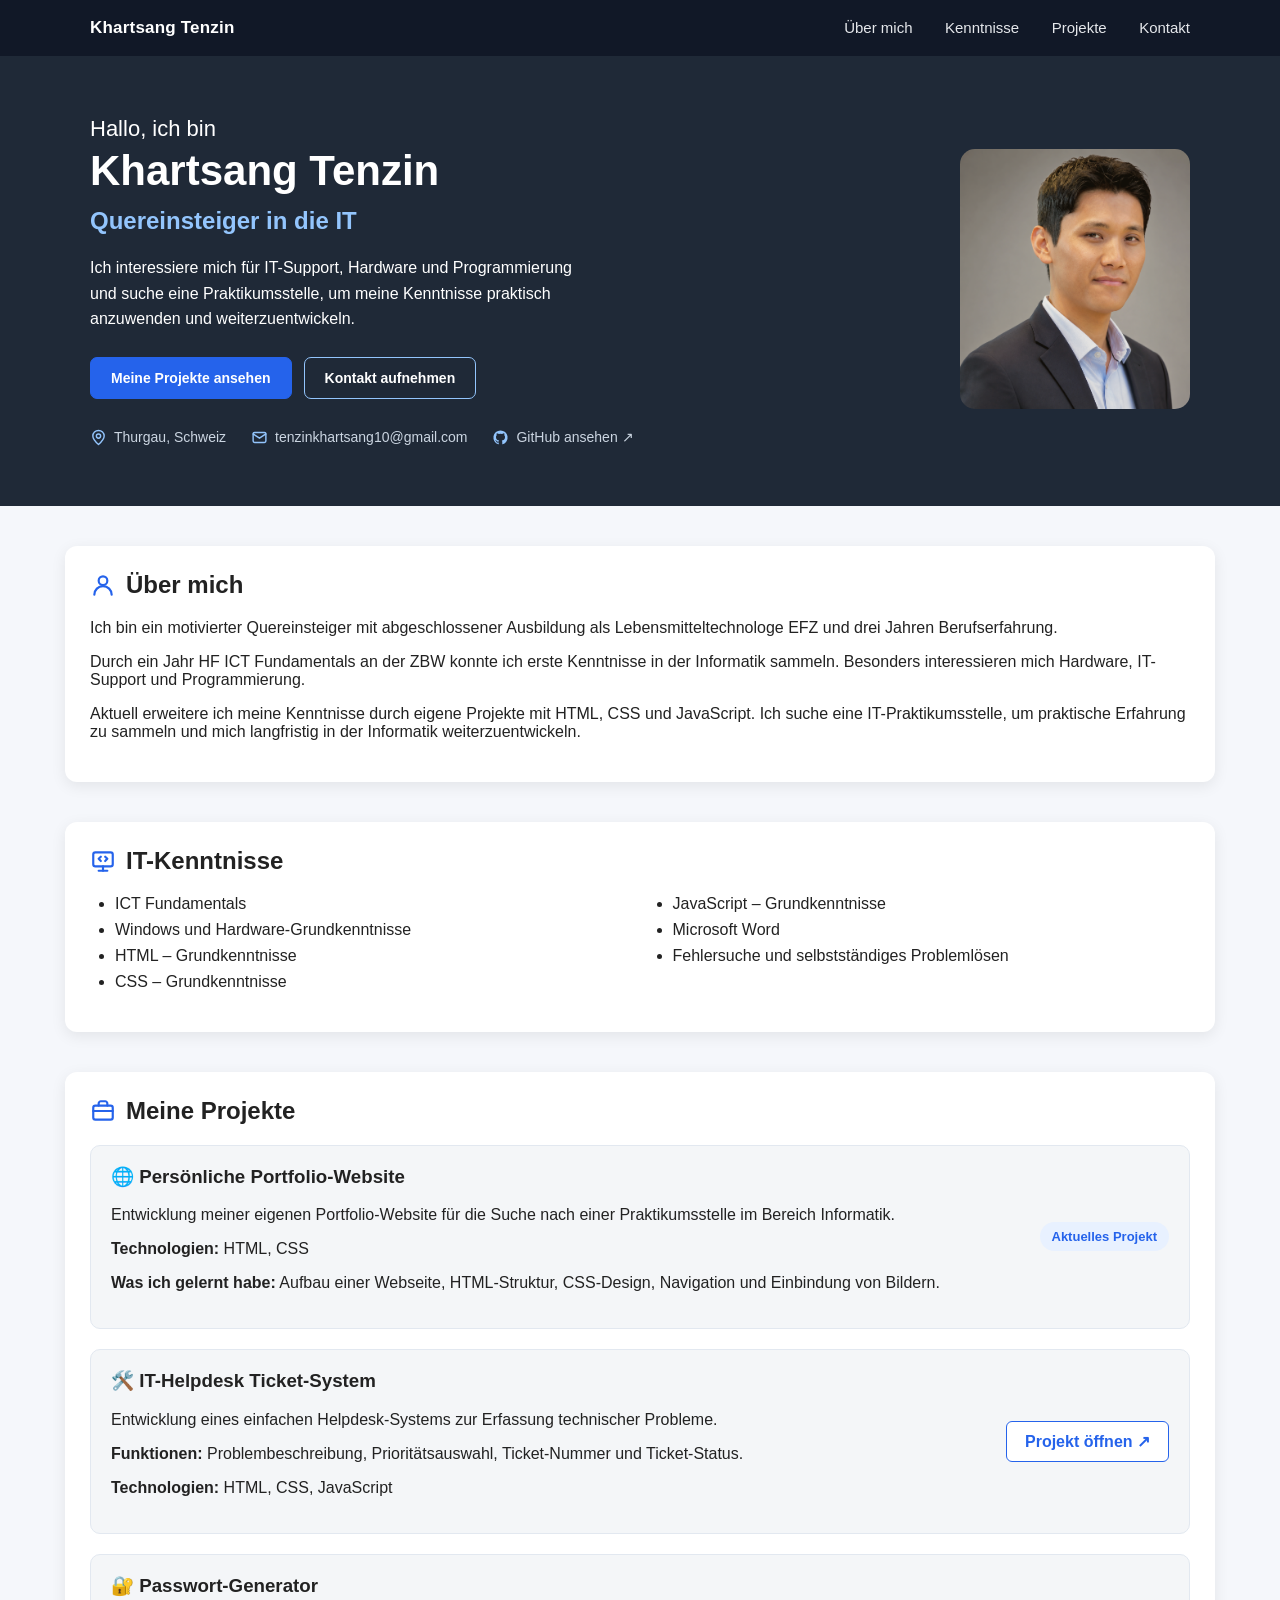
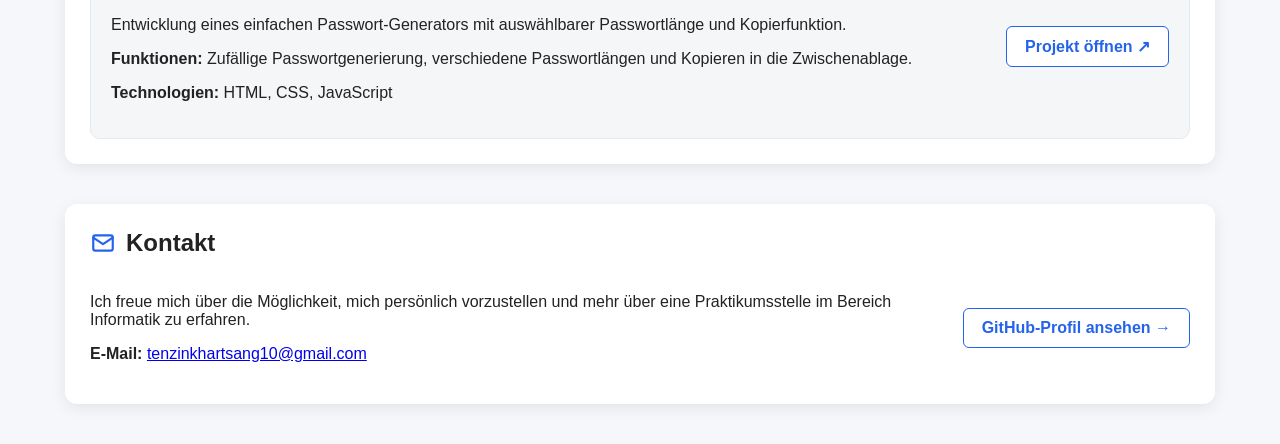
<file: index.html>
<!DOCTYPE html>
<html lang="en">
<head>
    <meta charset="UTF-8">
    <meta name="viewport" content="width=device-width, initial-scale=1.0">
    <title>Mein IT Portfolio</title>
    <link rel="stylesheet" href="style.css">
</head>
<body>
    <nav>
        <div class="nav-container">
            <strong>Khartsang Tenzin</strong>

            <div>
                <a href="#about">Über mich</a>
                <a href="#skills">Kenntnisse</a>
                <a href="#projects">Projekte</a>
                <a href="#contact">Kontakt</a>
            </div>
        </div>
    </nav>
 <header>
    <div class="hero-container">

        <div class="hero-text">
            <p class="hero-intro">Hallo, ich bin</p>

            <h1>Khartsang Tenzin</h1>

            <h2>Quereinsteiger in die IT</h2>

            <p class="hero-description">
                Ich interessiere mich für IT-Support, Hardware und Programmierung
                und suche eine Praktikumsstelle, um meine Kenntnisse praktisch
                anzuwenden und weiterzuentwickeln.
            </p>

            <div class="hero-buttons">
                <a href="#projects" class="hero-button primary">
                    Meine Projekte ansehen
                </a>

                <a href="#contact" class="hero-button secondary">
                    Kontakt aufnehmen
                </a>
            </div>
          <div class="hero-meta">
    <span>
    <svg class="meta-icon" viewBox="0 0 24 24" aria-hidden="true">
        <path d="M20 10c0 5-8 12-8 12S4 15 4 10a8 8 0 1 1 16 0z"></path>
        <circle cx="12" cy="10" r="3"></circle>
    </svg>
    Thurgau, Schweiz
</span>

  <span>
    <svg class="meta-icon" viewBox="0 0 24 24" aria-hidden="true">
        <rect x="3" y="5" width="18" height="14" rx="2"></rect>
        <path d="M3 7l9 6 9-6"></path>
    </svg>

    <a href="mailto:tenzinkhartsang10@gmail.com">
        tenzinkhartsang10@gmail.com
    </a>
</span>

    <span>
    <svg class="meta-icon github-icon" viewBox="0 0 24 24" aria-hidden="true">
        <path d="M12 2a10 10 0 0 0-3.16 19.49c.5.09.68-.22.68-.48v-1.87c-2.78.6-3.37-1.18-3.37-1.18-.45-1.16-1.11-1.47-1.11-1.47-.91-.62.07-.61.07-.61 1 .07 1.53 1.03 1.53 1.03.9 1.53 2.34 1.09 2.91.83.09-.65.35-1.09.64-1.34-2.22-.25-4.55-1.11-4.55-4.94 0-1.09.39-1.98 1.03-2.68-.1-.25-.45-1.27.1-2.64 0 0 .84-.27 2.75 1.02A9.6 9.6 0 0 1 12 6.82a9.6 9.6 0 0 1 2.5.34c1.91-1.29 2.75-1.02 2.75-1.02.55 1.37.2 2.39.1 2.64.64.7 1.03 1.59 1.03 2.68 0 3.84-2.34 4.68-4.57 4.93.36.31.68.92.68 1.86v2.76c0 .27.18.58.69.48A10 10 0 0 0 12 2z"></path>
    </svg>

    <a href="https://github.com/khartsangtenzin" target="_blank">
        GitHub ansehen ↗
    </a>
</span>
</div>  
        </div>

        <div class="hero-image">
            <img src="Profilbild.png" alt="Profilbild" class="profilbild">
        </div>

    </div>
</header>


  <section id="about">
    <h2 class="section-title">
    <svg class="section-icon" viewBox="0 0 24 24" aria-hidden="true">
        <circle cx="12" cy="8" r="4"></circle>
        <path d="M4 21c0-4.4 3.6-8 8-8s8 3.6 8 8"></path>
    </svg>
    Über mich
</h2>

    <p>
    Ich bin ein motivierter Quereinsteiger mit abgeschlossener Ausbildung
    als Lebensmitteltechnologe EFZ und drei Jahren Berufserfahrung.
</p>

<p>
    Durch ein Jahr HF ICT Fundamentals an der ZBW konnte ich erste
    Kenntnisse in der Informatik sammeln. Besonders interessieren mich
    Hardware, IT-Support und Programmierung.
</p>

<p>
    Aktuell erweitere ich meine Kenntnisse durch eigene Projekte mit
    HTML, CSS und JavaScript. Ich suche eine IT-Praktikumsstelle, um
    praktische Erfahrung zu sammeln und mich langfristig in der
    Informatik weiterzuentwickeln.
</p>
</section>
  <section id="skills">
   <h2 class="section-title">
    <svg class="section-icon" viewBox="0 0 24 24" aria-hidden="true">
        <rect x="3" y="4" width="18" height="13" rx="2"></rect>
        <path d="M8 21h8"></path>
        <path d="M12 17v4"></path>
        <path d="m10 8-2 2 2 2"></path>
        <path d="m14 8 2 2-2 2"></path>
    </svg>
    IT-Kenntnisse
</h2>

<ul>
    <li>ICT Fundamentals</li>
    <li>Windows und Hardware-Grundkenntnisse</li>
    <li>HTML – Grundkenntnisse</li>
    <li>CSS – Grundkenntnisse</li>
    <li>JavaScript – Grundkenntnisse</li>
    <li>Microsoft Word</li>
    <li>Fehlersuche und selbstständiges Problemlösen</li>
</ul>
</section>
<section id="projects">
    <h2 class="section-title">
    <svg class="section-icon" viewBox="0 0 24 24" aria-hidden="true">
        <rect x="3" y="7" width="18" height="13" rx="2"></rect>
        <path d="M8 7V5c0-1 1-2 2-2h4c1 0 2 1 2 2v2"></path>
        <path d="M3 12h18"></path>
    </svg>
    Meine Projekte
</h2>

<div class="projekt projekt-modern">

    <div class="projekt-info">
        <h3>🌐 Persönliche Portfolio-Website</h3>

        <p>
            Entwicklung meiner eigenen Portfolio-Website für die Suche
            nach einer Praktikumsstelle im Bereich Informatik.
        </p>

        <p>
            <strong>Technologien:</strong> HTML, CSS
        </p>

        <p>
            <strong>Was ich gelernt habe:</strong>
            Aufbau einer Webseite, HTML-Struktur, CSS-Design,
            Navigation und Einbindung von Bildern.
        </p>
    </div>

    <div class="projekt-action">
        <span class="projekt-status">Aktuelles Projekt</span>
    </div>

</div>
<div class="projekt projekt-modern">

    <div class="projekt-info">
        <h3>🛠️ IT-Helpdesk Ticket-System</h3>

        <p>
            Entwicklung eines einfachen Helpdesk-Systems zur Erfassung
            technischer Probleme.
        </p>

        <p>
            <strong>Funktionen:</strong>
            Problembeschreibung, Prioritätsauswahl, Ticket-Nummer
            und Ticket-Status.
        </p>

        <p>
            <strong>Technologien:</strong> HTML, CSS, JavaScript
        </p>
    </div>

    <div class="projekt-action">
        <a href="helpdesk.html" class="projekt-button">
            Projekt öffnen ↗
        </a>
    </div>

</div>
<div class="projekt projekt-modern">

    <div class="projekt-info">
        <h3>🔐 Passwort-Generator</h3>

        <p>
            Entwicklung eines einfachen Passwort-Generators mit auswählbarer
            Passwortlänge und Kopierfunktion.
        </p>

        <p>
            <strong>Funktionen:</strong>
            Zufällige Passwortgenerierung, verschiedene Passwortlängen
            und Kopieren in die Zwischenablage.
        </p>

        <p>
            <strong>Technologien:</strong> HTML, CSS, JavaScript
        </p>
    </div>

    <div class="projekt-action">
        <a href="passwort.html" class="projekt-button">
            Projekt öffnen ↗
        </a>
    </div>

</div>
</section>
<section id="contact">
    <h2 class="section-title">
    <svg class="section-icon" viewBox="0 0 24 24" aria-hidden="true">
        <rect x="3" y="5" width="18" height="14" rx="2"></rect>
        <path d="m3 7 9 6 9-6"></path>
    </svg>
    Kontakt
</h2>

<div class="contact-content">

    <div class="contact-info">
        <p>
            Ich freue mich über die Möglichkeit, mich persönlich vorzustellen
            und mehr über eine Praktikumsstelle im Bereich Informatik zu erfahren.
        </p>

        <p>
            <strong>E-Mail:</strong>
            <a href="mailto:tenzinkhartsang10@gmail.com">
                tenzinkhartsang10@gmail.com
            </a>
        </p>
    </div>

    <div class="contact-action">
        <a href="https://github.com/khartsangtenzin"
           class="projekt-button"
           target="_blank">
            GitHub-Profil ansehen →
        </a>
    </div>

</div>
</section>
</file>
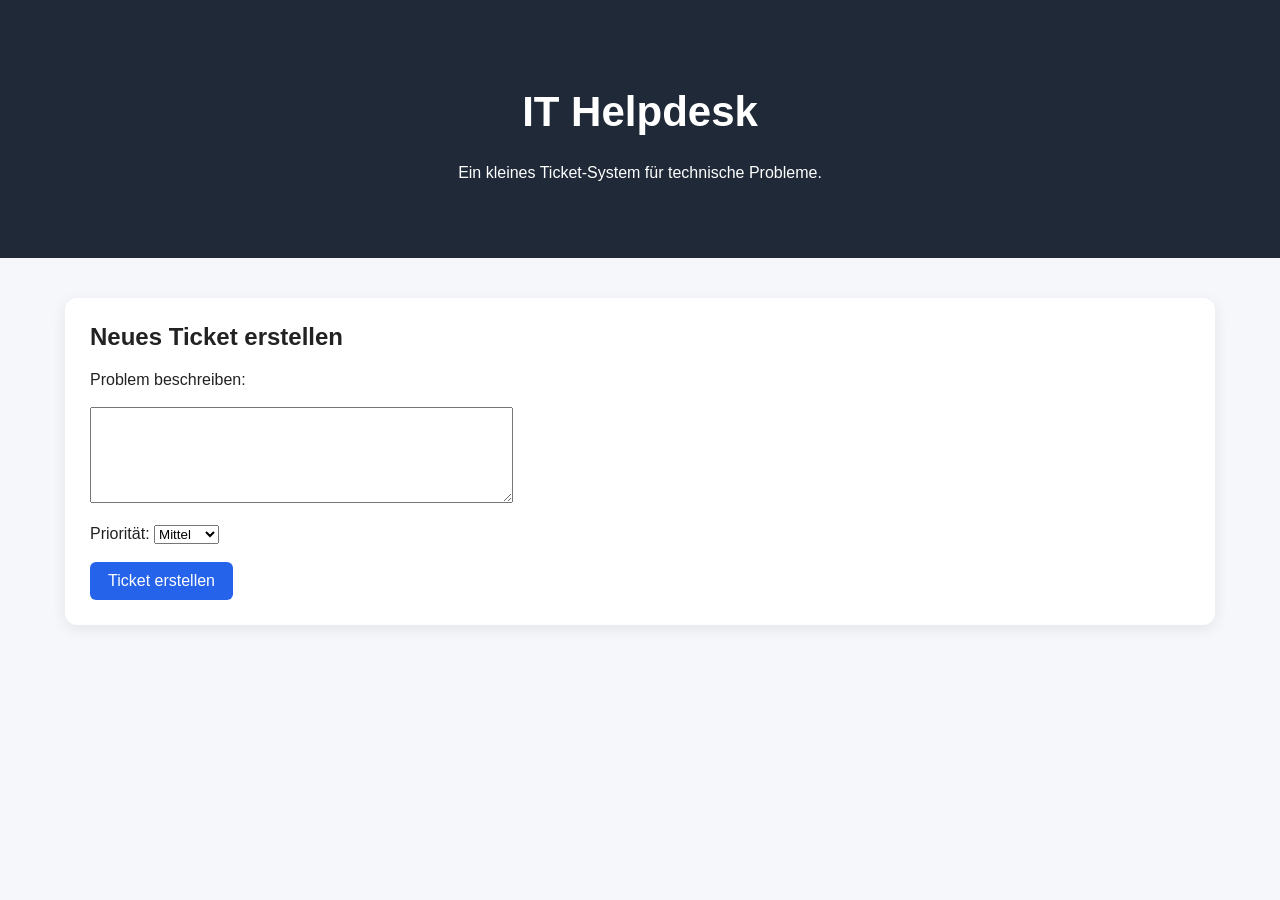
<file: helpdesk.html>
<!DOCTYPE html>
<html lang="de">

<head>
    <meta charset="UTF-8">
    <meta name="viewport" content="width=device-width, initial-scale=1.0">
    <title>IT Helpdesk</title>
    <link rel="stylesheet" href="style.css">
</head>

<body>

    <header>
        <h1>IT Helpdesk</h1>
        <p>Ein kleines Ticket-System für technische Probleme.</p>
    </header>

    <section>
        <h2>Neues Ticket erstellen</h2>

        <label for="problem">Problem beschreiben:</label>

        <br><br>

        <textarea id="problem" rows="6" cols="50"></textarea>

        <br><br>
<label for="prioritaet">Priorität:</label>

<select id="prioritaet">
    <option value="Niedrig">Niedrig</option>
    <option value="Mittel" selected>Mittel</option>
    <option value="Hoch">Hoch</option>
</select>

<br><br>
      <button onclick="ticketErstellen()">Ticket erstellen</button>
      <div id="ticketAusgabe"></div>
    </section>
<script src="script.js"></script>
</body>

</html>
</file>
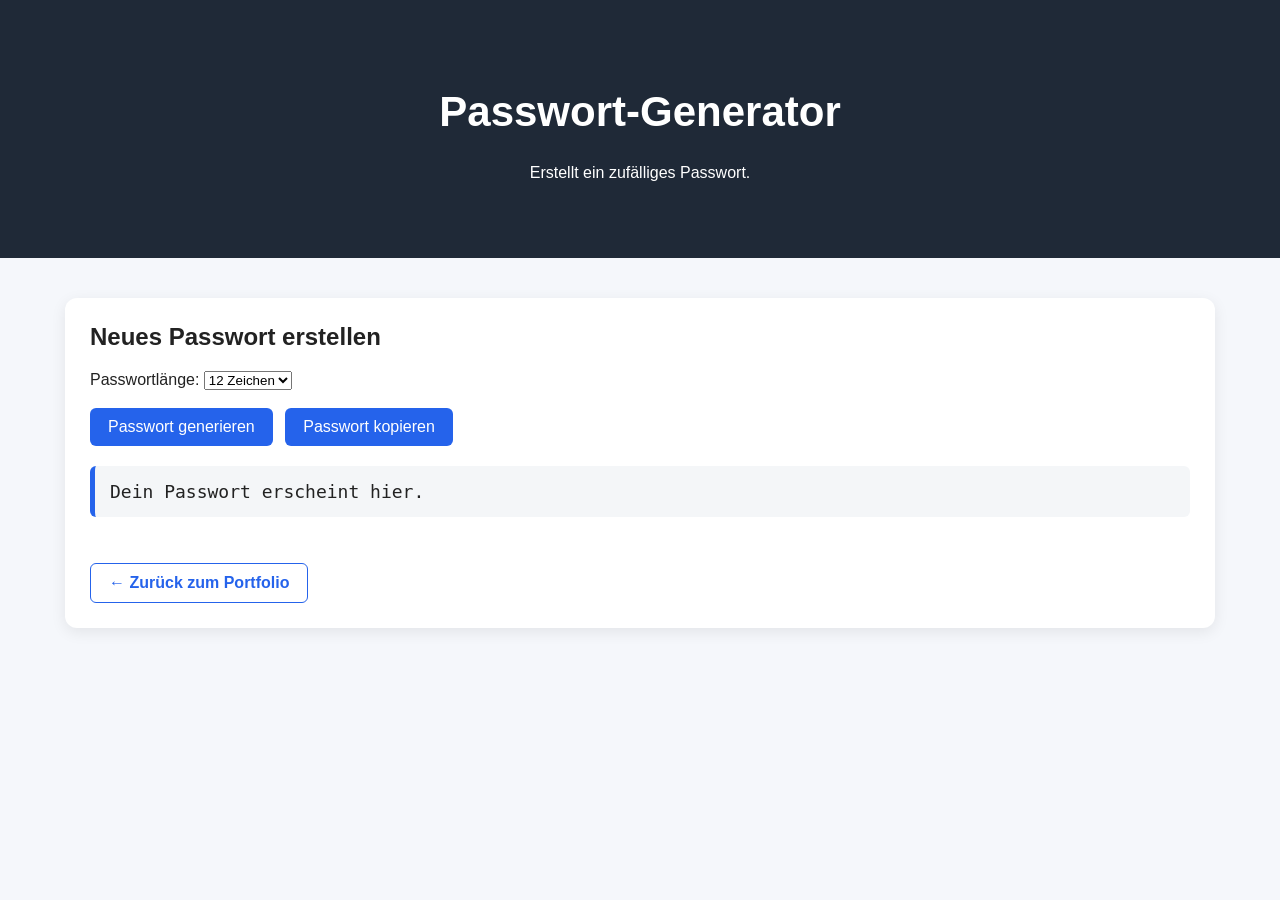
<file: passwort.html>
<!DOCTYPE html>
<html lang="de">

<head>
    <meta charset="UTF-8">
    <meta name="viewport" content="width=device-width, initial-scale=1.0">
    <title>Passwort-Generator</title>
    <link rel="stylesheet" href="style.css">
</head>

<body>

    <header>
        <h1>Passwort-Generator</h1>
        <p>Erstellt ein zufälliges Passwort.</p>
    </header>

    <section>
        <h2>Neues Passwort erstellen</h2>
<label for="laenge">Passwortlänge:</label>

<select id="laenge">
    <option value="8">8 Zeichen</option>
    <option value="12" selected>12 Zeichen</option>
    <option value="16">16 Zeichen</option>
    <option value="20">20 Zeichen</option>
</select>

<br><br>
        <button onclick="passwortErstellen()">
            Passwort generieren
        </button>
<button onclick="passwortKopieren()">
    Passwort kopieren
</button>
     <div id="passwortAusgabe" class="passwort-ausgabe">
    Dein Passwort erscheint hier.
</div>
       <br><br>

<a href="index.html" class="projekt-button">
    ← Zurück zum Portfolio
</a> 
    </section>

    <script src="passwort.js"></script>

</body>

</html>
</file>
<file: style.css>
body {
    font-family: Arial, sans-serif;
    margin: 0;
    background-color: #f5f7fb;
    color: #222;
}

header {
    background-color: #1f2937;
    color: white;
    padding: 60px 20px;
    text-align: center;
}
header h2 {
    color: #93c5fd;
}
.hero-container {
    max-width: 1100px;
    margin: 0 auto;
    display: flex;
    align-items: center;
    justify-content: space-between;
    gap: 60px;
    text-align: left;
}

.hero-text {
    flex: 1;
}

.hero-intro {
    font-size: 22px;
    margin: 0 0 5px;
}

.hero-text h1 {
    font-size: 42px;
    margin: 0 0 12px;
}

.hero-text h2 {
    margin: 0 0 20px;
}

.hero-description {
    font-size: 16px;
    line-height: 1.6;
    max-width: 500px;
}

.hero-buttons {
    display: flex;
    gap: 12px;
    margin-top: 25px;
}
.hero-meta {
    display: flex;
    align-items: center;
    gap: 25px;
    margin-top: 30px;
    font-size: 14px;
    color: #cbd5e1;
}


.hero-meta a {
    color: #cbd5e1;
    text-decoration: none;
}


.hero-meta a:hover {
    color: #93c5fd;
}
.hero-meta span {
    display: inline-flex;
    align-items: center;
    gap: 7px;
}

.meta-icon {
    width: 17px;
    height: 17px;
    flex-shrink: 0;
    fill: none;
    stroke: #93c5fd;
    stroke-width: 2;
    stroke-linecap: round;
    stroke-linejoin: round;
}

.github-icon {
    fill: #93c5fd;
    stroke: none;
}
.hero-button {
    display: inline-flex;
    align-items: center;
    justify-content: center;
    padding: 12px 20px;
    border-radius: 7px;
    text-decoration: none;
    font-weight: 600;
    font-size: 14px;
    transition: all 0.2s ease;
}

.hero-button:hover {
    transform: translateY(-2px);
}

.hero-button.primary {
    background-color: #2563eb;
    color: white;
    border: 1px solid #2563eb;
}

.hero-button.secondary {
    background-color: transparent;
    color: white;
    border: 1px solid #93c5fd;
}

.hero-image .profilbild {
    width: 230px;
    height: 260px;
    object-fit: cover;
    object-position: center top;
    border-radius: 15px;
    margin-bottom: 0;
}
section {
    max-width: 1100px;
    margin: 40px auto;
    padding: 25px;
    background-color: white;
    border-radius: 12px;
    box-shadow: 0 4px 15px rgba(0, 0, 0, 0.08);
}
.section-title {
    display: flex;
    align-items: center;
    gap: 10px;
}

.section-icon {
    width: 26px;
    height: 26px;
    fill: none;
    stroke: #2563eb;
    stroke-width: 2;
    stroke-linecap: round;
    stroke-linejoin: round;
}
#skills ul {
    columns: 2;
    column-gap: 40px;
    padding-left: 25px;
}

#skills li {
    margin-bottom: 8px;
}
h1 {
    font-size: 42px;
}

h2 {
    margin-top: 0;
}
nav {
    background-color: #111827;
    padding: 18px 20px;
}

.nav-container {
    max-width: 1100px;
    margin: auto;
    display: flex;
    justify-content: space-between;
    align-items: center;
    color: white;
}
.nav-container > strong {
    font-size: 17px;
    font-weight: 700;
    letter-spacing: 0.2px;
}

nav a {
    color: #e5e7eb;
    text-decoration: none;
    margin-left: 28px;
    font-size: 15px;
    font-weight: 500;
    transition: color 0.2s ease;
}

nav a:hover {
    color: #93c5fd;
}
.profilbild {
    width: 210px;
    height: 240px;
    object-fit: cover;
    object-position: center top;
    border-radius: 15px;
    margin-bottom: 20px;
}
.projekt {
    background-color: #f8fafc;
    padding: 20px;
    border-radius: 10px;
    margin-top: 20px;
    border: 1px solid #e2e8f0;
    transition: transform 0.2s ease, box-shadow 0.2s ease;
}
.projekt-modern {
    display: flex;
    align-items: center;
    justify-content: space-between;
    gap: 30px;
}

.projekt-info {
    flex: 1;
}

.projekt-action {
    flex-shrink: 0;
}
.projekt-status {
    display: inline-block;
    padding: 7px 12px;
    border-radius: 20px;
    background-color: #e8f1ff;
    color: #2563eb;
    font-size: 13px;
    font-weight: 600;
    white-space: nowrap;
}
.projekt-action .projekt-button {
    margin-top: 0;
}
.projekt:hover {
    transform: translateY(-2px);
    box-shadow: 0 6px 16px rgba(0, 0, 0, 0.08);
}

.projekt h3 {
    margin-top: 0;
}
.ticket {
    margin-top: 25px;
    padding: 20px;
    background-color: #f4f6f8;
    border-radius: 10px;
    border-left: 5px solid #2563eb;
}
.projekt-button {
    display: inline-block;
    margin-top: 10px;
    padding: 10px 18px;
    background-color: white;
    color: #2563eb;
    border: 1px solid #2563eb;
    text-decoration: none;
    border-radius: 6px;
    font-weight: 600;
}

.projekt-button:hover {
    background-color: #2563eb;
    color: white;
}

#projects {
    margin-top: 40px;
}

.projekt {
    padding: 20px;
    margin-top: 20px;
    background-color: #f4f6f8;
    border-radius: 10px;
}
button {
    padding: 10px 18px;
    background-color: #2563eb;
    color: white;
    border: none;
    border-radius: 6px;
    cursor: pointer;
    font-size: 16px;
    margin-right: 8px;
}

button:hover {
    background-color: #1d4ed8;
}
.passwort-ausgabe {
    margin-top: 20px;
    padding: 15px;
    background-color: #f4f6f8;
    border-left: 5px solid #2563eb;
    border-radius: 6px;
    font-family: monospace;
    font-size: 18px;
    word-break: break-all;
}
.contact-content {
    display: flex;
    align-items: center;
    justify-content: space-between;
    gap: 30px;
}

.contact-info {
    flex: 1;
}

.contact-action {
    flex-shrink: 0;
}

.contact-action .projekt-button {
    margin-top: 0;
}
@media (max-width: 700px) {

    .nav-container {
        flex-direction: column;
        gap: 12px;
    }

    nav a {
        display: inline-block;
        margin: 5px 8px;
    }

    header {
        padding: 30px 15px;
    }

    .profilbild {
        width: 170px;
        height: 200px;
    }

    section {
        margin: 20px 15px;
        padding: 20px;
    }

    textarea {
        max-width: 100%;
        box-sizing: border-box;
    }
    header h2 {
    color: #93c5fd;
}
    .section-title {
    display: flex;
    align-items: center;
    gap: 10px;
}

.section-icon {
    display: inline-block;
    width: 24px;
    height: 24px;
    flex-shrink: 0;
    fill: none;
    stroke: #2563eb;
    stroke-width: 2;
}
#skills ul {
    columns: 1;
}
.hero-container {
    flex-direction: column-reverse;
    gap: 25px;
    text-align: center;
}

.hero-description {
    margin-left: auto;
    margin-right: auto;
}

.hero-buttons {
    justify-content: center;
    flex-wrap: wrap;
}

.hero-meta {
    justify-content: center;
    flex-wrap: wrap;
    gap: 12px 18px;
}

.projekt-modern {
    flex-direction: column;
    align-items: flex-start;
}

.projekt-action {
    width: 100%;
}

.projekt-action .projekt-button {
    width: 100%;
    box-sizing: border-box;
    text-align: center;
}

.contact-content {
    flex-direction: column;
    align-items: flex-start;
}

.contact-action {
    width: 100%;
}

.contact-action .projekt-button {
    display: block;
    width: 100%;
    box-sizing: border-box;
    text-align: center;
}
}
</file>
